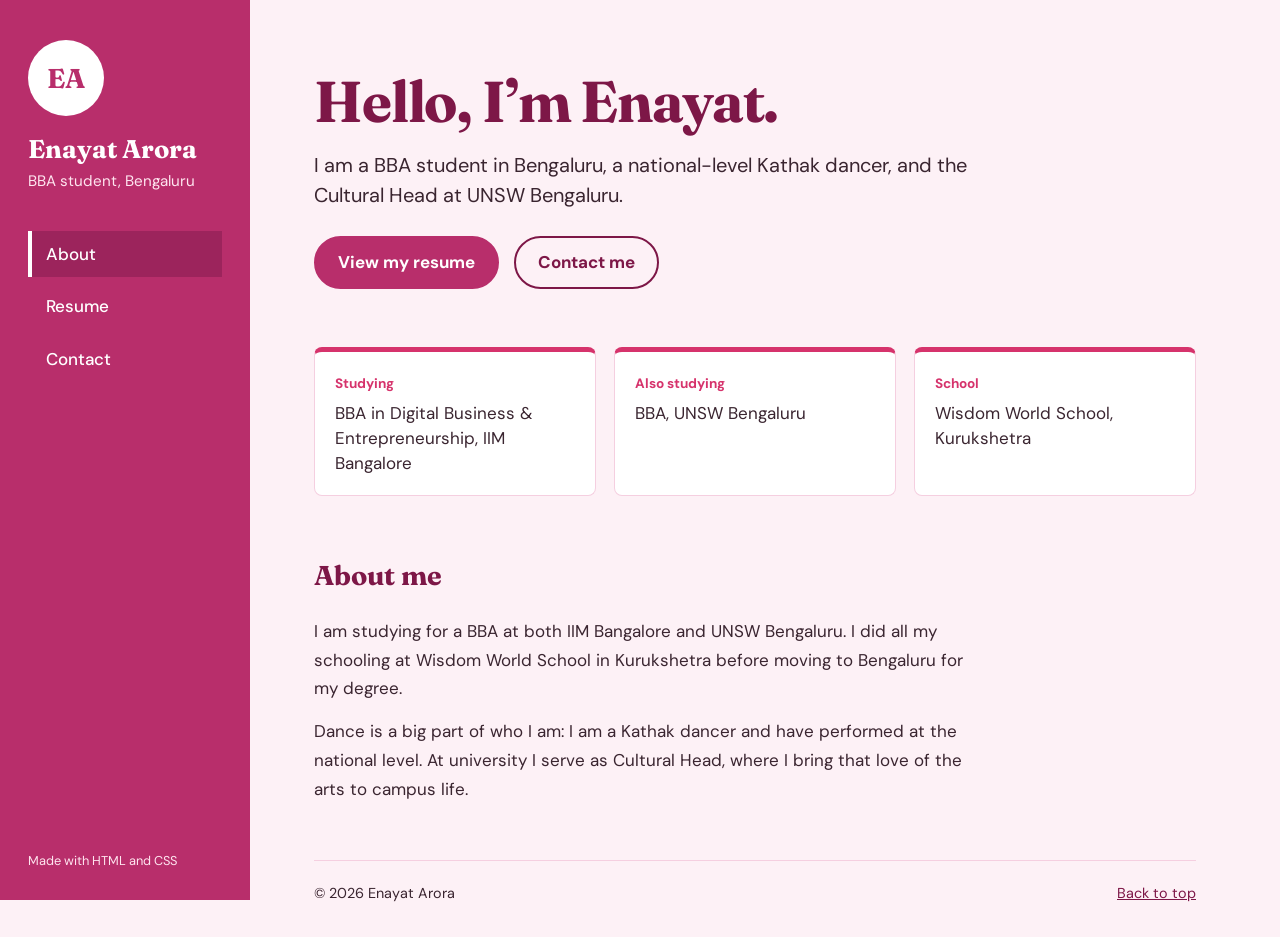
<file: index.html>
<!DOCTYPE html>
<html lang="en">
<head>
  <meta charset="UTF-8">
  <meta name="viewport" content="width=device-width, initial-scale=1.0">
  <title>Enayat Arora | Resume</title>
  <meta name="description" content="Resume website of Enayat Arora, BBA student at IIM Bangalore and UNSW Bengaluru.">

  <!-- Google Fonts: Fraunces (serif) for headings, DM Sans for body text -->
  <link rel="preconnect" href="https://fonts.googleapis.com">
  <link rel="preconnect" href="https://fonts.gstatic.com" crossorigin>
  <link href="https://fonts.googleapis.com/css2?family=DM+Sans:wght@400;500;700&family=Fraunces:opsz,wght@9..144,500;9..144,700&display=swap" rel="stylesheet">

  <link rel="stylesheet" href="style.css">
</head>

<body>

  <!-- ===== SIDEBAR: name and links to every page ===== -->
  <aside id="sidebar">
    <a class="profile" href="index.html">
      <span class="avatar">EA</span>
      <span class="profile-name">Enayat Arora</span>
    </a>
    <p class="profile-line">BBA student, Bengaluru</p>

    <nav>
      <ul class="menu">
        <li><a class="current" aria-current="page" href="index.html">About</a></li>
        <li><a href="resume.html">Resume</a></li>
        <li><a href="contact.html">Contact</a></li>
      </ul>
    </nav>

    <p class="sidebar-note">Made with HTML and CSS</p>
  </aside>

  <!-- ===== PAGE CONTENT ===== -->
  <main id="content">

    <!-- Introduction -->
    <section class="intro">
      <h1>Hello, I&rsquo;m Enayat.</h1>
      <p class="intro-text">
        I am a BBA student in Bengaluru, a national-level Kathak dancer, and
        the Cultural Head at UNSW Bengaluru.
      </p>
      <p class="link-row">
        <a class="pill-link pill-link-filled" href="resume.html">View my resume</a>
        <a class="pill-link" href="contact.html">Contact me</a>
      </p>
    </section>

    <!-- Three quick facts -->
    <section class="glance">
      <div class="glance-box">
        <h3>Studying</h3>
        <p>BBA in Digital Business &amp; Entrepreneurship, IIM Bangalore</p>
      </div>
      <div class="glance-box">
        <h3>Also studying</h3>
        <p>BBA, UNSW Bengaluru</p>
      </div>
      <div class="glance-box">
        <h3>School</h3>
        <p>Wisdom World School, Kurukshetra</p>
      </div>
    </section>

    <!-- About -->
    <section class="block">
      <h2>About me</h2>
      <p>
        I am studying for a BBA at both IIM Bangalore and UNSW Bengaluru. I did
        all my schooling at Wisdom World School in Kurukshetra before moving to
        Bengaluru for my degree.
      </p>
      <p>
        Dance is a big part of who I am: I am a Kathak dancer and have performed
        at the national level. At university I serve as Cultural Head, where I
        bring that love of the arts to campus life.
      </p>
    </section>

    <footer class="page-footer">
      <p>&copy; 2026 Enayat Arora</p>
      <a href="#">Back to top</a>
    </footer>
  </main>

</body>
</html>
</file>
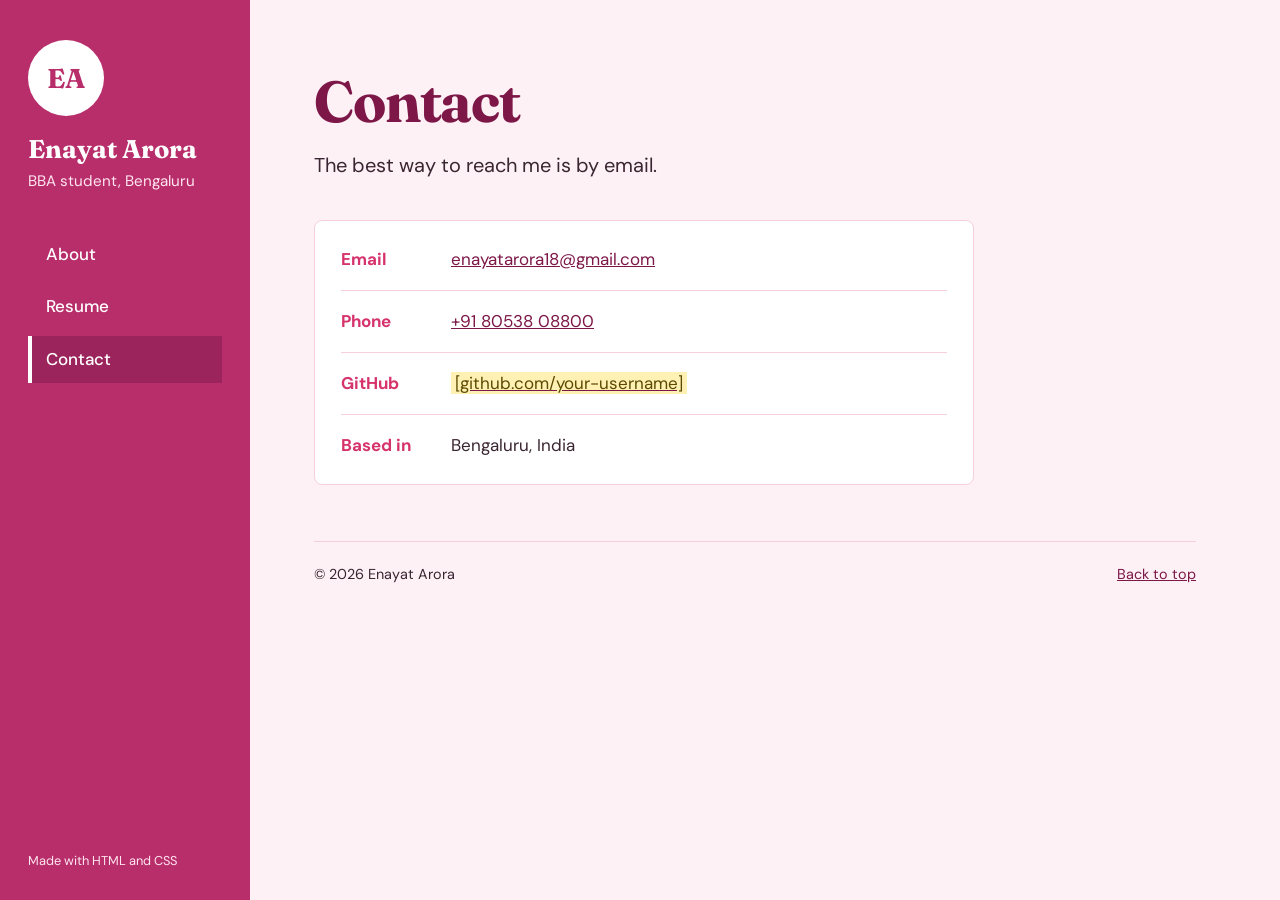
<file: contact.html>
<!DOCTYPE html>
<html lang="en">
<head>
  <meta charset="UTF-8">
  <meta name="viewport" content="width=device-width, initial-scale=1.0">
  <title>Contact | Enayat Arora</title>
  <meta name="description" content="Resume website of Enayat Arora, BBA student at IIM Bangalore and UNSW Bengaluru.">

  <!-- Google Fonts: Fraunces (serif) for headings, DM Sans for body text -->
  <link rel="preconnect" href="https://fonts.googleapis.com">
  <link rel="preconnect" href="https://fonts.gstatic.com" crossorigin>
  <link href="https://fonts.googleapis.com/css2?family=DM+Sans:wght@400;500;700&family=Fraunces:opsz,wght@9..144,500;9..144,700&display=swap" rel="stylesheet">

  <link rel="stylesheet" href="style.css">
</head>

<body>

  <!-- ===== SIDEBAR: name and links to every page ===== -->
  <aside id="sidebar">
    <a class="profile" href="index.html">
      <span class="avatar">EA</span>
      <span class="profile-name">Enayat Arora</span>
    </a>
    <p class="profile-line">BBA student, Bengaluru</p>

    <nav>
      <ul class="menu">
        <li><a href="index.html">About</a></li>
        <li><a href="resume.html">Resume</a></li>
        <li><a class="current" aria-current="page" href="contact.html">Contact</a></li>
      </ul>
    </nav>

    <p class="sidebar-note">Made with HTML and CSS</p>
  </aside>

  <!-- ===== PAGE CONTENT ===== -->
  <main id="content">

    <section class="intro intro-small">
      <h1>Contact</h1>
      <p class="intro-text">The best way to reach me is by email.</p>
    </section>

    <section class="block">
      <div class="contact-card">
        <div class="contact-row">
          <span class="contact-label">Email</span>
          <a href="mailto:enayatarora18@gmail.com">enayatarora18@gmail.com</a>
        </div>
        <div class="contact-row">
          <span class="contact-label">Phone</span>
          <a href="tel:+918053808800">+91 80538 08800</a>
        </div>
        <div class="contact-row">
          <span class="contact-label">GitHub</span>
          <!-- Replace # and the text with your GitHub profile link -->
          <a href="#"><span class="fill-in">[github.com/your-username]</span></a>
        </div>
        <div class="contact-row">
          <span class="contact-label">Based in</span>
          <span>Bengaluru, India</span>
        </div>
      </div>
    </section>

    <footer class="page-footer">
      <p>&copy; 2026 Enayat Arora</p>
      <a href="#">Back to top</a>
    </footer>
  </main>

</body>
</html>
</file>
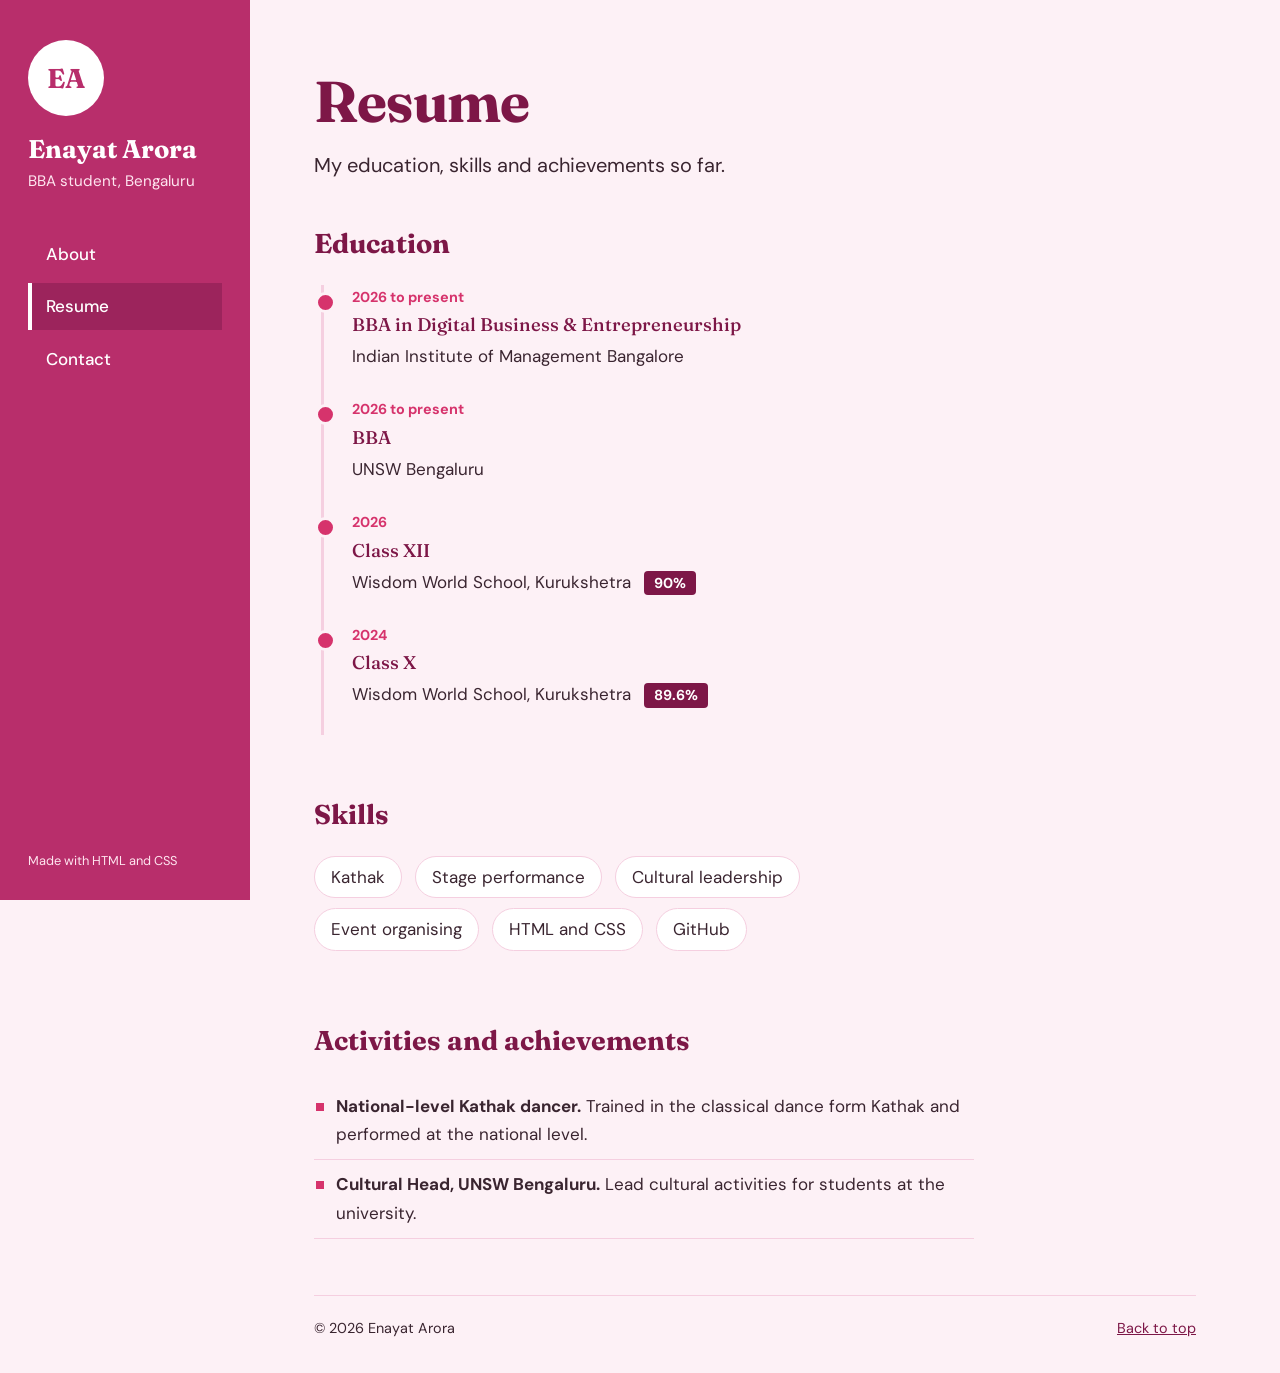
<file: resume.html>
<!DOCTYPE html>
<html lang="en">
<head>
  <meta charset="UTF-8">
  <meta name="viewport" content="width=device-width, initial-scale=1.0">
  <title>Resume | Enayat Arora</title>
  <meta name="description" content="Resume website of Enayat Arora, BBA student at IIM Bangalore and UNSW Bengaluru.">

  <!-- Google Fonts: Fraunces (serif) for headings, DM Sans for body text -->
  <link rel="preconnect" href="https://fonts.googleapis.com">
  <link rel="preconnect" href="https://fonts.gstatic.com" crossorigin>
  <link href="https://fonts.googleapis.com/css2?family=DM+Sans:wght@400;500;700&family=Fraunces:opsz,wght@9..144,500;9..144,700&display=swap" rel="stylesheet">

  <link rel="stylesheet" href="style.css">
</head>

<body>

  <!-- ===== SIDEBAR: name and links to every page ===== -->
  <aside id="sidebar">
    <a class="profile" href="index.html">
      <span class="avatar">EA</span>
      <span class="profile-name">Enayat Arora</span>
    </a>
    <p class="profile-line">BBA student, Bengaluru</p>

    <nav>
      <ul class="menu">
        <li><a href="index.html">About</a></li>
        <li><a class="current" aria-current="page" href="resume.html">Resume</a></li>
        <li><a href="contact.html">Contact</a></li>
      </ul>
    </nav>

    <p class="sidebar-note">Made with HTML and CSS</p>
  </aside>

  <!-- ===== PAGE CONTENT ===== -->
  <main id="content">

    <section class="intro intro-small">
      <h1>Resume</h1>
      <p class="intro-text">My education, skills and achievements so far.</p>
    </section>

    <!-- Education shown as a timeline -->
    <section class="block">
      <h2>Education</h2>
      <ol class="timeline">
        <li class="timeline-item">
          <p class="when">2026 to present</p>
          <h3>BBA in Digital Business &amp; Entrepreneurship</h3>
          <p class="where">Indian Institute of Management Bangalore</p>
        </li>
        <li class="timeline-item">
          <p class="when">2026 to present</p>
          <h3>BBA</h3>
          <p class="where">UNSW Bengaluru</p>
        </li>
        <li class="timeline-item">
          <p class="when">2026</p>
          <h3>Class XII</h3>
          <p class="where">Wisdom World School, Kurukshetra <strong class="marks">90%</strong></p>
        </li>
        <li class="timeline-item">
          <p class="when">2024</p>
          <h3>Class X</h3>
          <p class="where">Wisdom World School, Kurukshetra <strong class="marks">89.6%</strong></p>
        </li>
      </ol>
    </section>

    <!-- Skills shown as tags -->
    <section class="block">
      <h2>Skills</h2>
      <ul class="tags">
        <li>Kathak</li>
        <li>Stage performance</li>
        <li>Cultural leadership</li>
        <li>Event organising</li>
        <li>HTML and CSS</li>
        <li>GitHub</li>
      </ul>
    </section>

    <!-- Activities -->
    <section class="block">
      <h2>Activities and achievements</h2>
      <ul class="plain-list">
        <li><strong>National-level Kathak dancer.</strong> Trained in the classical dance form Kathak and performed at the national level.</li>
        <li><strong>Cultural Head, UNSW Bengaluru.</strong> Lead cultural activities for students at the university.</li>
      </ul>
    </section>

    <footer class="page-footer">
      <p>&copy; 2026 Enayat Arora</p>
      <a href="#">Back to top</a>
    </footer>
  </main>

</body>
</html>
</file>
<file: style.css>
/* ==========================================================
   Enayat Arora - Resume website
   Mid-term assignment, Website Development (IIMBx)

   Colours used on every page (pink theme)
     #b82e6b  rose pink    sidebar, main button
     #7d1747  deep berry   headings, links
     #d6336c  hot pink     accent: labels, dots, lines
     #fdf1f6  blush        page background
     #ffffff  white        boxes and cards
     #f5cfe0  light pink   borders and lines
     #3a2530  ink          body text

   Fonts (Google Fonts)
     Fraunces  headings
     DM Sans   body text

   Parts of this file
     A. Basic element styles
     B. Sidebar (position: fixed)
     C. Page content area
     D. Home page pieces
     E. Resume page pieces (timeline, tags)
     F. Contact page pieces
     G. Tablets and phones
   ========================================================== */


/* ---------- A. Basic element styles ---------- */
* {
  box-sizing: border-box;
}

html {
  scroll-behavior: smooth;
}

body {
  margin: 0;
  background-color: #fdf1f6;
  color: #3a2530;
  font-family: "DM Sans", Arial, sans-serif;
  font-size: 17px;
  line-height: 1.7;
}

h1, h2, h3 {
  font-family: "Fraunces", Georgia, serif;
  color: #7d1747;
  margin: 0;
}

h1 {
  font-size: 3.6rem;
  font-weight: 700;
  line-height: 1.05;
  letter-spacing: -0.02em;
}

h2 {
  font-size: 1.7rem;
  font-weight: 700;
  margin-bottom: 18px;
}

h3 {
  font-size: 1.15rem;
  font-weight: 500;
}

p {
  margin: 0 0 14px 0;
}

a {
  color: #7d1747;
}

a:hover {
  color: #d6336c;
}

a:focus-visible {
  outline: 3px solid #d6336c;
  outline-offset: 3px;
}

ul, ol {
  margin: 0;
  padding: 0;
  list-style: none;
}


/* ---------- B. Sidebar ---------- */
/* The sidebar is fixed to the left edge and never scrolls away. */
#sidebar {
  position: fixed;
  top: 0;
  left: 0;
  width: 250px;
  height: 100%;
  padding: 40px 28px;
  background-color: #b82e6b;
  color: #ffffff;
}

.profile {
  display: block;
  text-decoration: none;
  color: #ffffff;
}

.profile:hover {
  color: #ffffff;
}

/* Round badge with initials */
.avatar {
  display: block;
  width: 76px;
  height: 76px;
  border-radius: 50%;
  background-color: #ffffff;
  color: #b82e6b;
  font-family: "Fraunces", Georgia, serif;
  font-size: 1.7rem;
  font-weight: 700;
  line-height: 76px;      /* centres the letters vertically */
  text-align: center;
  margin-bottom: 18px;
}

.profile-name {
  display: block;
  font-family: "Fraunces", Georgia, serif;
  font-size: 1.6rem;
  font-weight: 700;
  line-height: 1.2;
}

.profile-line {
  color: #ffe6f0;
  font-size: 0.95rem;
  margin: 4px 0 36px 0;
}

.menu li {
  margin-bottom: 6px;
}

.menu a {
  display: block;
  padding: 9px 14px;
  border-left: 4px solid transparent;
  color: #ffffff;
  font-weight: 500;
  text-decoration: none;
}

.menu a:hover {
  background-color: #9c245c;
  color: #ffffff;
}

/* The page you are on gets a rose bar and a lighter background */
.menu .current {
  border-left-color: #ffffff;
  background-color: #9c245c;
}

.sidebar-note {
  position: absolute;      /* pinned to the bottom of the sidebar */
  bottom: 28px;
  left: 28px;
  margin: 0;
  font-size: 0.8rem;
  color: #ffe6f0;
}


/* ---------- C. Page content area ---------- */
/* Pushed right by the width of the sidebar */
#content {
  margin-left: 250px;
  padding: 72px 64px 32px 64px;
  max-width: 1010px;
}

.block {
  margin-bottom: 56px;
  max-width: 660px;
}

.page-footer {
  display: flex;
  justify-content: space-between;
  padding-top: 20px;
  border-top: 1px solid #f5cfe0;
  font-size: 0.9rem;
}

.page-footer p {
  margin: 0;
}


/* ---------- D. Home page pieces ---------- */
.intro {
  margin-bottom: 48px;
  max-width: 660px;
}

.intro-small {
  margin-bottom: 40px;
}

.intro-text {
  font-size: 1.25rem;
  line-height: 1.5;
  margin-top: 18px;
}

.link-row {
  margin-top: 26px;
}

/* Rounded links that look like buttons */
.pill-link {
  display: inline-block;
  margin-right: 10px;
  margin-bottom: 10px;
  padding: 10px 22px;
  border: 2px solid #7d1747;
  border-radius: 30px;
  font-weight: 700;
  text-decoration: none;
}

.pill-link:hover {
  border-color: #d6336c;
}

.pill-link-filled {
  background-color: #b82e6b;
  border-color: #b82e6b;
  color: #ffffff;
}

.pill-link-filled:hover {
  background-color: #7d1747;
  border-color: #7d1747;
  color: #ffffff;
}

/* Three white boxes side by side */
.glance {
  display: flex;
  gap: 18px;
  margin-bottom: 56px;
}

.glance-box {
  flex: 1;
  padding: 20px;
  background-color: #ffffff;
  border: 1px solid #f5cfe0;
  border-top: 5px solid #d6336c;
  border-radius: 8px;
}

.glance-box h3 {
  font-family: "DM Sans", Arial, sans-serif;
  font-size: 0.85rem;
  font-weight: 700;
  color: #d6336c;
  margin-bottom: 6px;
}

.glance-box p {
  margin: 0;
  line-height: 1.45;
}


/* ---------- E. Resume page pieces ---------- */
/* Timeline: a vertical line with a dot beside each entry */
.timeline {
  border-left: 3px solid #f5cfe0;
  margin-left: 7px;
  padding-left: 28px;
}

.timeline-item {
  position: relative;      /* the dot is positioned against each item */
  padding-bottom: 26px;
}

.timeline-item::before {
  content: "";
  position: absolute;
  left: -37px;
  top: 7px;
  width: 15px;
  height: 15px;
  border-radius: 50%;
  background-color: #d6336c;
  border: 3px solid #fdf1f6;
}

.when {
  margin: 0;
  font-size: 0.9rem;
  font-weight: 700;
  color: #d6336c;
}

.where {
  margin: 2px 0 0 0;
}

.marks {
  display: inline-block;
  margin-left: 8px;
  padding: 0 10px;
  background-color: #7d1747;
  color: #ffffff;
  border-radius: 4px;
  font-size: 0.9rem;
}

/* Skills as tags */
.tags li {
  display: inline-block;
  margin: 0 8px 10px 0;
  padding: 6px 16px;
  background-color: #ffffff;
  border: 1px solid #f5cfe0;
  border-radius: 30px;
}

.plain-list li {
  padding: 10px 0 10px 22px;
  border-bottom: 1px solid #f5cfe0;
  position: relative;
}

.plain-list li::before {
  content: "";
  position: absolute;
  left: 2px;
  top: 21px;
  width: 8px;
  height: 8px;
  background-color: #d6336c;
}


/* ---------- F. Contact page pieces ---------- */
.contact-card {
  background-color: #ffffff;
  border: 1px solid #f5cfe0;
  border-radius: 8px;
  padding: 8px 26px;
}

.contact-row {
  display: flex;
  padding: 16px 0;
  border-bottom: 1px solid #f5cfe0;
}

.contact-row:last-child {
  border-bottom: none;
}

.contact-label {
  width: 110px;
  flex-shrink: 0;
  font-weight: 700;
  color: #d6336c;
}

.contact-row a {
  overflow-wrap: anywhere;
}

/* Yellow marker on blanks that still need real details.
   Remove the <span class="fill-in"> tags once filled in. */
.fill-in {
  background-color: #fff0b3;
  color: #5c4a00;
  padding: 0 4px;
}


/* ---------- G. Tablets and phones ---------- */
@media (max-width: 800px) {
  /* The sidebar becomes a bar across the top */
  #sidebar {
    position: static;
    width: 100%;
    height: auto;
    padding: 18px 20px;
  }

  .avatar {
    display: inline-block;
    width: 44px;
    height: 44px;
    line-height: 44px;
    font-size: 1rem;
    margin: 0 10px 0 0;
    vertical-align: middle;
  }

  .profile-name {
    display: inline-block;
    font-size: 1.3rem;
    vertical-align: middle;
  }

  .profile-line,
  .sidebar-note {
    display: none;
  }

  .menu {
    display: flex;
    gap: 6px;
    margin-top: 14px;
  }

  .menu li {
    margin-bottom: 0;
  }

  .menu a {
    padding: 6px 14px;
    border-left: none;
    border-bottom: 3px solid transparent;
  }

  .menu .current {
    border-bottom-color: #ffffff;
  }

  #content {
    margin-left: 0;
    padding: 36px 20px 24px 20px;
  }

  h1 {
    font-size: 2.5rem;
  }

  .glance {
    flex-direction: column;
  }

  .contact-row {
    flex-direction: column;
  }
}

@media (prefers-reduced-motion: reduce) {
  html {
    scroll-behavior: auto;
  }
}
</file>
